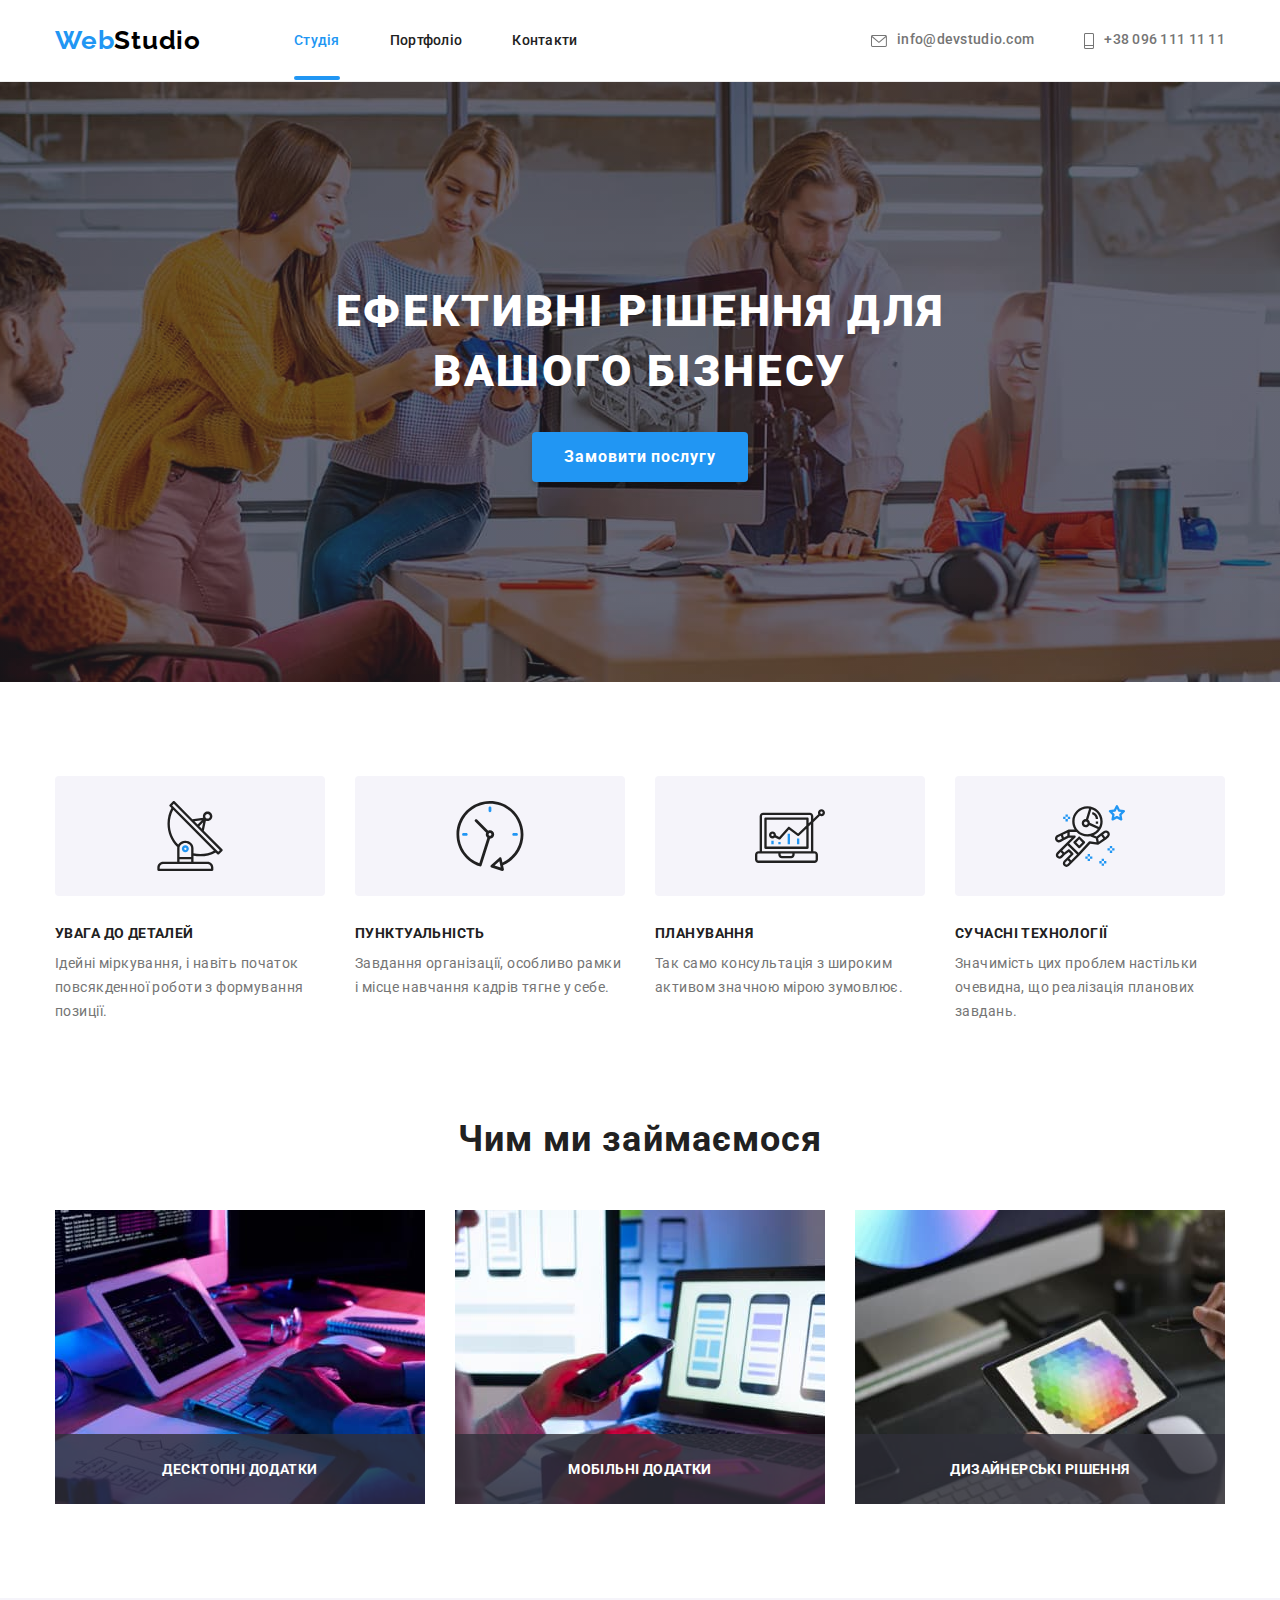
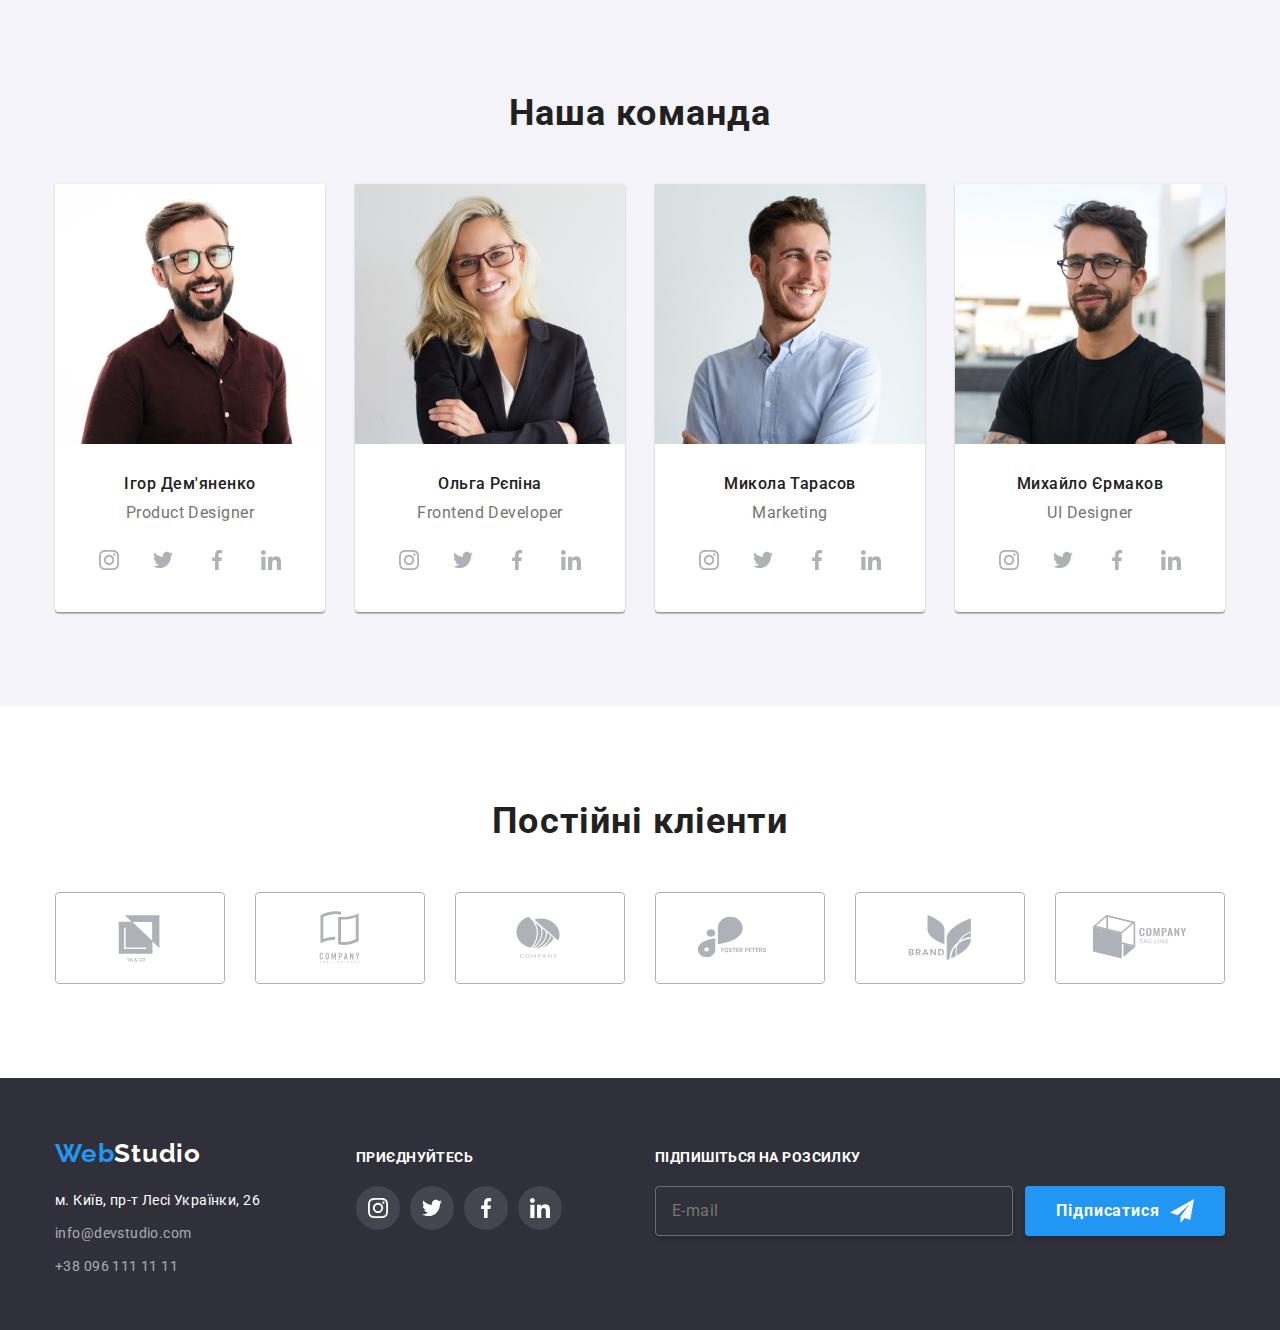
<file: index.html>
<!DOCTYPE html>
<html lang="uk">

<head>
    <meta charset="UTF-8" />
    <meta http-equiv="X-UA-Compatible" content="IE=edge" />
    <meta name="viewport" content="width=device-width, initial-scale=1.0" />
    <title>Студія</title>
    <link href="https://fonts.googleapis.com/css2?family=Raleway:wght@700&family=Roboto:wght@400;500;700;900&display=swap"
        rel="stylesheet">
    <link rel="stylesheet" href="https://cdnjs.cloudflare.com/ajax/libs/modern-normalize/1.0.0/modern-normalize.min.css"/>
    <link rel="stylesheet" href="./css/reset.css">
    <link rel="stylesheet" href="./css/main.min.css">
</head>

<body>
    <!-- шапка сайту -->
    <header class="header">
        <div class="container main-nav">
        <nav class="main-nav">
                <a class="logo" href="./index.html" lang="en"><span class="logo-accent">Web</span>Studio</a>
                <ul class="site-nav list">
                    <li class="item"><a class="link current" href="./index.html">Студія</a></li>
                    <li class="item"><a class="link" href="./portfolio.html">Портфоліо</a></li>
                    <li class="item"><a class="link" href="#">Контакти</a></li>
                </ul>
        </nav>
        <ul class="contact-nav list">
            <li class="item">
                <a class="link mail-header" href="mailto:info@devstudio.com">
                <svg class="icon-envelope" width="16" height="12"><use href="./images/sprite.svg#icon-envelope"></use></svg>info@devstudio.com</a>
            </li>
            <li class="item">
                <a class="link phone-header" href="tel:+380961111111"><svg class="icon-mobile" width="10" height="16"><use href="./images/sprite.svg#icon-mobile"></use></svg>+38 096 111 11 11</a>
            </li>
        </ul>
        </div>
    </header>

    <main>    
        <!-- перша секция - HERO -->
    <section class="hero overlay">
    <div class="container hero__container">
        <h1 class="hero__title">Ефективні рішення для вашого бізнесу</h1>
        <button type="button" class="btn hero__btn" data-modal-open>Замовити послугу</button>
    </div>
    </section>
        
        <!-- першаа секція - Особливості -->
        <section class="features">
        <div class="container">
            <h2 class="visually-hidden">Особливості</h2>
            <ul class="list features-list">
                <li class="features-item">
                    <div class="features-icon">
                        <svg width="70" height="70">
                        <use href="./images/sprite.svg#icon-antenna"></use>
                        </svg>
                    </div>
                    <h3 class="features-title">УВАГА ДО ДЕТАЛЕЙ</h3>
                    <p class="features-text">Ідейні міркування, і навіть початок повсякденної роботи з формування позиції.</p>
                </li>
                <li class="features-item">
                    <div class="features-icon">
                        <svg width="70" height="70">
                            <use href="./images/sprite.svg#icon-clock"></use>
                        </svg>
                    </div>
                    <h3 class="features-title">ПУНКТУАЛЬНІСТЬ</h3>
                    <p class="features-text">Завдання організації, особливо рамки і місце навчання кадрів тягне у себе.</p>
                </li>
                <li class="features-item">
                    <div class="features-icon">
                        <svg width="70" height="70">
                            <use href="./images/sprite.svg#icon-diagram"></use>
                        </svg>
                    </div>
                    <h3 class="features-title">ПЛАНУВАННЯ</h3>
                    <p class="features-text">Так само консультація з широким активом значною мірою зумовлює.</p>
                </li>
                <li class="features-item">
                    <div class="features-icon">
                        <svg width="70" height="70">
                            <use href="./images/sprite.svg#icon-astronaut"></use>
                        </svg>
                    </div>
                    <h3 class="features-title">СУЧАСНІ ТЕХНОЛОГІЇ</h3>
                    <p class="features-text">Значимість цих проблем настільки очевидна, що реалізація планових завдань.</p>
                </li>
            </ul>
        </div>
        </section>
       
        <!-- друга секція - Чим займаємося -->
        <section class="section">
        <div class="container">
        <h2 class="main-title">Чим ми займаємося</h2>
            <ul class="box-list">
                <li class="image thumb">
                    <img  src="./images/box_1.jpg" alt="Managment" width="370">
                    <p class="label-text">Десктопні додатки</p>
                </li>
                <li class="image thumb">
                    <img src="./images/box_2.jpg" alt="Frontend" width="370">
                    <p class="label-text">Мобільні додатки</p>
                </li>
                <li class="image thumb">
                    <img src="./images/box_3.jpg" alt="UI design" width="370">
                    <p class="label-text">Дизайнерські рішення</p>
                </li>
            </ul> 
        </div>
        </section>
        
        <!-- третя секція - Наша команда -->
        <section class="section stuff">
         <div class="container">
           <h2 class="main-title">Наша команда</h2>
            <ul class="stuff-list">
                <li class="stuff-item">
                    <img src="./images/Demyanenko.jpg" alt="Фото Ігоря Дем'яненко" width="270">
                    <div class="team-box">
                        <h3 class="stuff-name">Ігор Дем'яненко</h3>
                        <p class="stuff-position" lang="en">Product Designer</p> 
                        <ul class="social-link-list">
                            <li>
                                <a href="" aria-label="Instagram" class="social-link"><svg class="icon-social-link" width="20" height="20">
                                        <use href="./images/sprite.svg#icon-instagram"></use>
                                    </svg></a>
                            </li>
                            <li>
                                <a href="" aria-label="Twitter" class="social-link"><svg class="icon-social-link" width="20" height="20">
                                        <use href="./images/sprite.svg#icon-twitter"></use>
                                    </svg></a>
                            </li>
                            <li>
                                <a href="" aria-label="Facebook" class="social-link"><svg class="icon-social-link" width="20" height="20">
                                        <use href="./images/sprite.svg#icon-facebook"></use>
                                    </svg></a>
                            </li>
                            <li>
                                <a href="" aria-label="Linkedin" class="social-link"><svg class="icon-social-link" width="20" height="20">
                                        <use href="./images/sprite.svg#icon-linkedin"></use>
                                    </svg></a>
                            </li>
                        </ul>
                    </div>
                </li>
                <li class="stuff-item">
                    <img src="./images/Repina.jpg" alt="Фото Ольги Рєпіної" width="270">
                    <div class="team-box">
                        <h3 class="stuff-name">Ольга Рєпіна</h3>
                        <p class="stuff-position" lang="en">Frontend Developer</p>                        
                    <ul class="social-link-list">
                        <li>
                            <a href="" aria-label="Instagram" class="social-link"><svg class="icon-social-link" width="20" height="20">
                                    <use href="./images/sprite.svg#icon-instagram"></use>
                                </svg></a>
                        </li>
                        <li>
                            <a href="" aria-label="Twitter" class="social-link"><svg class="icon-social-link" width="20" height="20">
                                    <use href="./images/sprite.svg#icon-twitter"></use>
                                </svg></a>
                        </li>
                        <li>
                            <a href="" aria-label="Facebook" class="social-link"><svg class="icon-social-link" width="20" height="20">
                                    <use href="./images/sprite.svg#icon-facebook"></use>
                                </svg></a>
                        </li>
                        <li>
                            <a href="" aria-label="Linkedin" class="social-link"><svg class="icon-social-link" width="20" height="20">
                                    <use href="./images/sprite.svg#icon-linkedin"></use>
                                </svg></a>
                        </li>
                    </ul>
                </div>
                </li>
                <li class="stuff-item">
                    <img src="./images/Tarasov.jpg" alt="Фото Миколи Тарасова" width="270">
                    <div class="team-box">
                        <h3 class="stuff-name">Микола Тарасов</h3>
                        <p class="stuff-position" lang="en">Marketing</p>
                    <ul class="social-link-list">
                        <li>
                            <a href="" aria-label="Instagram" class="social-link"><svg class="icon-social-link" width="20" height="20">
                                    <use href="./images/sprite.svg#icon-instagram"></use>
                                </svg></a>
                        </li>
                        <li>
                            <a href="" aria-label="Twitter" class="social-link"><svg class="icon-social-link" width="20" height="20">
                                    <use href="./images/sprite.svg#icon-twitter"></use>
                                </svg></a>
                        </li>
                        <li>
                            <a href="" aria-label="Facebook" class="social-link"><svg class="icon-social-link" width="20" height="20">
                                    <use href="./images/sprite.svg#icon-facebook"></use>
                                </svg></a>
                        </li>
                        <li>
                            <a href="" aria-label="Linkedin" class="social-link"><svg class="icon-social-link" width="20" height="20">
                                    <use href="./images/sprite.svg#icon-linkedin"></use>
                                </svg></a>
                        </li>
                    </ul>
                    </div>
                </li>
                <li class="stuff-item">
                    <img src="./images/Ermakov.jpg" alt="фото Михайла Єрмакова" width="270">
                    <div class="team-box">
                        <h3 class="stuff-name">Михайло Єрмаков</h3>
                        <p class="stuff-position" lang="en">UI Designer</p>
                    <ul class="social-link-list">
                        <li class="social-link-items list">
                            <a href="" aria-label="Instagram" class="social-link"><svg class="icon-social-link" width="20" height="20">
                                    <use href="./images/sprite.svg#icon-instagram"></use>
                                </svg></a>
                        </li>
                        <li class="list">
                            <a href="" aria-label="Twitter" class="social-link"><svg class="icon-social-link" width="20" height="20">
                                    <use href="./images/sprite.svg#icon-twitter"></use>
                                </svg></a>
                        </li>
                        <li class="list">
                            <a href="" aria-label="Facebook" class="social-link"><svg class="icon-social-link" width="20" height="20">
                                    <use href="./images/sprite.svg#icon-facebook"></use>
                                </svg></a>
                        </li>
                        <li class="list">
                            <a href="" aria-label="Linkedin" class="social-link"><svg class="icon-social-link" width="20" height="20">
                                    <use href="./images/sprite.svg#icon-linkedin"></use>
                                </svg></a>
                        </li>
                    </ul>
                    </div>
                </li>
            </ul>
        </div>
        </section>
        <!-- четверта секція - Постійні кліенти -->
        <section class="section clients">
            <div class="container">
                <h2 class="main-title clients__main-title">Постійні кліенти</h2>
                <ul class="clients__clients-list">
                    <li>
                        <a href="" class="clients__clients-link"><svg class="clients__icon-client">
                            <use href="./images/sprite.svg#icon-client1"></use>
                        </svg></a>
                    </li>
                    <li>
                        <a href="" class="clients__clients-link"><svg class="clients__icon-client">
                            <use href="./images/sprite.svg#icon-client2"></use>
                        </svg></a>
                    </li>
                    <li>
                        <a href="" class="clients__clients-link"><svg class="clients__icon-client">
                            <use href="./images/sprite.svg#icon-client3"></use>
                        </svg></a>
                    </li>
                    <li>
                        <a href="" class="clients__clients-link"><svg class="clients__icon-client">
                            <use href="./images/sprite.svg#icon-client4"></use>
                        </svg></a>
                    </li>
                    <li>
                         <a href="" class="clients__clients-link"><svg class="clients__icon-client">
                            <use href="./images/sprite.svg#icon-client5"></use>
                        </svg></a>
                    </li>
                    <li>
                         <a href="" class="clients__clients-link"><svg class="clients__icon-client">
                            <use href="./images/sprite.svg#icon-client6"></use>
                        </svg></a>
                    </li>
                </ul>

            </div>
        </section>
    </main>
   
    <!-- підвал -->
<footer>
<div class="container">
        <div class="address-container">
        <a class="footer-logo" href="./index.html" lang="en"><span class="footer-accent">Web</span>Studio</a>
        <address class="footer-address">
            <ul>
                <li class="address"><a class="address-link" href="https://goo.gl/maps/dvsHGnvY2BBrPFE57" target="_blank" rel="noopener norefferer nofollw">м.
                        Київ, пр-т Лесі Українки, 26</a></li>
                <li class="address"><a class="mail-link" href="mailto:info@devstudio.com" lang="en">info@devstudio.com</a></li>
                <li class="address"><a class="phone-link" href="tel:+380961111111">+38 096 111 11 11</a></li>
            </ul>
        </address>
    </div>
    <div class="social-container">
        <p class="social-title">приєднуйтесь</p>
        <ul class="social-link-list">
            <li>
                <a href="" aria-label="Instagram" class="social-link"><svg class="icon-social-link" width="20" height="20">
                        <use href="./images/sprite.svg#icon-instagram"></use>
                    </svg></a>
            </li>
            <li>
                <a href="" aria-label="Twitter" class="social-link"><svg class="icon-social-link" width="20" height="20">
                        <use href="./images/sprite.svg#icon-twitter"></use>
                    </svg></a>
            </li>
            <li>
                <a href="" aria-label="Facebook" class="social-link"><svg class="icon-social-link" width="20" height="20">
                        <use href="./images/sprite.svg#icon-facebook"></use>
                    </svg></a>
            </li>
            <li>
                <a href="" aria-label="Linkedin" class="social-link"><svg class="icon-social-link" width="20" height="20">
                        <use href="./images/sprite.svg#icon-linkedin"></use>
                    </svg></a>
            </li>
        </ul>
    </div>
    <div class="send-container">
        <p class="send-title">Підпишіться на розсилку</p>
        <div class="send-box">
            <input type="email" class="send-box-input" name="send-email" placeholder="E-mail" />
            <button type="submit" class="btn send-btn">Підписатися<svg width="24" height="24">
                <use href="./images/icons.svg#icon-send"></use>
                    </svg></button>
        </div>
    </div>
</div>
</footer>
<div class="backdrop is-hidden" data-modal>
    <div class="modal">
        <button type="button" class="close-btn" data-modal-close><svg class="close-icon" width="18" height="18">
            <use href="./images/icons.svg#icon-close"></use>
        </svg></button>
                <p class="modal-title">Залиште свої дані, ми вам передзвонимо</p>
                <form class="modal-form">
                    <div class="modal-field">
                        <label for="user-name" class="modal-label">Ім'я</label>
                        <div class="input-wrap">
                            <input type="text" class="modal-input" name="user-name" id="user-name" />
                            <svg class="input-icon" width="18" height="18">
                                <use href="./images/icons.svg#icon-person"></use>
                            </svg>
                        </div>
                    </div>
                    <div class="modal-field">
                        <label for="user-phone" class="modal-label">Телефон</label>
                        <div class="input-wrap">
                            <input id="user-phone" type="tel" class="modal-input" name="user-phone"  />
                            <svg class="input-icon" width="18" height="18">
                                <use href="./images/icons.svg#icon-phone"></use>
                            </svg>
                        </div>
                    </div>
                    <div class="modal-field">
                        <label for="user-email" class="modal-label">Пошта</label>
                        <div class="input-wrap">
                            <input id="user-email" type="email" class="modal-input" name="user-email"  />
                            <svg class="input-icon" width="18" height="18">
                                <use href="./images/icons.svg#icon-email"></use>
                            </svg>
                        </div>
                    </div>
                    <div class="modal-field">
                        <label for="user-comment" class="modal-label">Коментар</label>
                        <textarea id="user-comment" name="user-comment"  class="modal-text" placeholder="Введіть текст"></textarea>
                    </div>
                    <div class="modal-field-check">
                        <input id="privacy" type="checkbox" class="input-check visually-hidden" name="privacy" value="true"  />
                        <label for="privacy" class="check-text">
                                <span><svg class="check-icon" width="16" height="15">
                                <use href="./images/icons.svg#icon-check"></use>
                                </svg></span>
                                Погоджуюся з розсилкою та приймаю<a href="#">Умови договору</a>       
                        </label>
                    </div>
                    <button type="submit" class="submit-btn btn">Відправити</button>
                </form>
                </div>
</div>
<script src="./js/modal.js"></script>
</body>
</html>
</file>
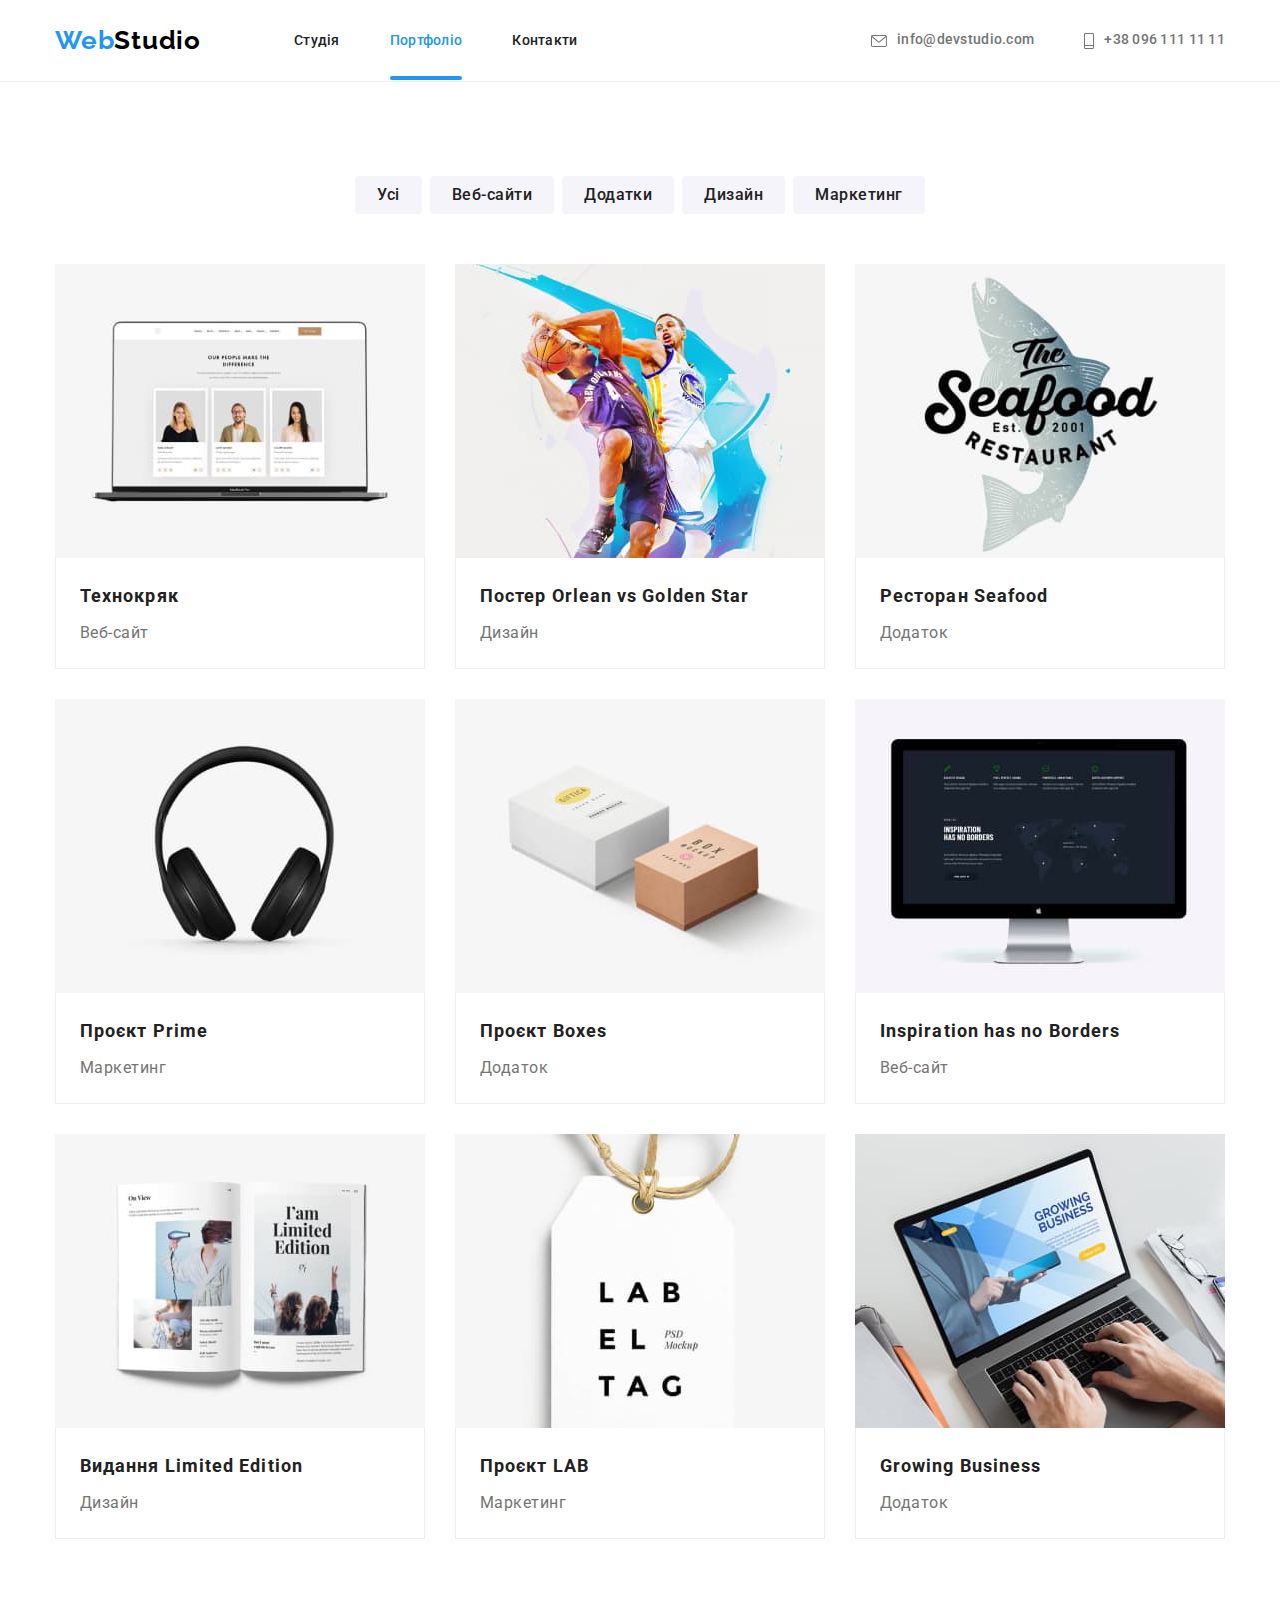
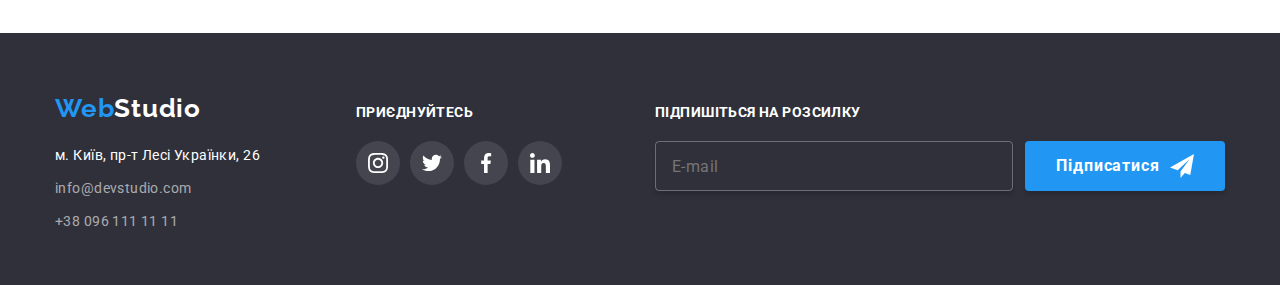
<file: portfolio.html>
<!DOCTYPE html>
<html lang="uk">
<head>
    <meta charset="UTF-8">
    <meta http-equiv="X-UA-Compatible" content="IE=edge">
    <meta name="viewport" content="width=device-width, initial-scale=1.0">
    <title>Портфоліо</title>
    <link href="https://fonts.googleapis.com/css2?family=Raleway:wght@700&family=Roboto:wght@400;500;700;900&display=swap"
        rel="stylesheet">
    <link rel="stylesheet" href="https://cdnjs.cloudflare.com/ajax/libs/modern-normalize/1.0.0/modern-normalize.min.css"/>
    <link rel="stylesheet" href="./css/reset.css">
    <link rel="stylesheet" href="./css/styles.css">
    <link rel="stylesheet" href="./css/main.min.css">
</head>
<body>
<!-- шапка сайту -->
    <header class="header">
        <div class="container main-nav">
            <nav class="main-nav">
                <a class="logo" href="./index.html" lang="en"><span class="logo-accent">Web</span>Studio</a>
                <ul class="site-nav list">
                    <li class="item"><a class="link" href="./index.html">Студія</a></li>
                    <li class="item"><a class="link current" href="./portfolio.html">Портфоліо</a></li>
                    <li class="item"><a class="link" href="#">Контакти</a></li>
                </ul>
            </nav>
            <ul class="contact-nav list">
                <li class="item">
                    <a class="link mail-header" href="mailto:info@devstudio.com">
                        <svg class="icon-envelope" width="16" height="12">
                            <use href="./images/sprite.svg#icon-envelope"></use>
                        </svg>info@devstudio.com</a>
                </li>
                <li class="item">
                    <a class="link phone-header" href="tel:+380961111111"><svg class="icon-mobile" width="10" height="16">
                            <use href="./images/sprite.svg#icon-mobile"></use>
                        </svg>+38 096 111 11 11</a>
                </li>
            </ul>
        </div>
    </header>

<main>
<!-- Секція портфоліо -->

    <!-- перша секция - кнопки - портфоліо-->
<section class="section portfolio">
<div class="container portfolio">
    <h1 class="portfolio__visually-hidden visually-hidden">Портфоліо</h1>
    <ul class="list portfolio__portfolio-list">
        <li class="filter-item"><button class="portfolio__portfolio-list-btn" type="button">Усі</button></li>
        <li class="filter-item"><button class="portfolio__portfolio-list-btn" type="button">Веб-сайти</button></li>
        <li class="filter-item"><button class="portfolio__portfolio-list-btn" type="button">Додатки</button></li>
        <li class="filter-item"><button class="portfolio__portfolio-list-btn" type="button">Дизайн</button></li>
        <li class="filter-item"><button class="portfolio__portfolio-list-btn" type="button">Маркетинг</button></li>
    </ul>
    <ul class="portfolio__card list">
        <li class="portfolio__card-poster">     
            <div class="portfolio__box-overlay">
                <img src="./images/technocryak.jpg" alt="Сайт Технокряк" width="370" height="294">
                <p class="portfolio__overlay-text">Ресурс пропонує комплексні пропозиції з різним рівнем функціоналу та сервісів. Все це дозволить відвідувачу jтримати вичерпні відомості про компанію чи приватну особу</p>
            </div>
            <div class="portfolio__poster-content">
                <h3 class="portfolio__poster-title">Технокряк</h3>
                <p class="portfolio__poster-descr">Веб-сайт</p>
            </div>
        </li>
        <li class="portfolio__card-poster">
            <div class="portfolio__box-overlay">
                <img src="./images/poster.jpg" alt="Дизайн Постер" width="370" height="294">
                <p class="portfolio__overlay-text">Ресурс пропонує комплексні пропозиції з різним рівнем функціоналу та сервісів. Все це дозволить відвідувачу отримати вичерпні відомості про компанію чи приватну особу</p>
            </div>
            <div class="portfolio__poster-content">
                <h3 class="portfolio__poster-title">Постер <span lang="en">Orlean vs Golden Star</span></h3>
                <p class="portfolio__poster-descr">Дизайн</p>
            </div>
        </li>
        <li class="portfolio__card-poster">
            <div class="portfolio__box-overlay">
                <img src="./images/seafood.jpg" alt="Додаток Ресторан" width="370" height="294">
                <p class="portfolio__overlay-text">Ресурс пропонує комплексні пропозиції з різним рівнем функціоналу та сервісів. Все це дозволить відвідувачу отримати вичерпні відомості про компанію чи приватну особу</p>
            </div>
            <div class="portfolio__poster-content">
                <h3 class="portfolio__poster-title">Ресторан <span lang="en">Seafood</span></h3>
                <p class="portfolio__poster-descr">Додаток</p>
            </div>
        </li>
        <li class="portfolio__card-poster">
            <div class="portfolio__box-overlay">
                <img src="./images/prime.jpg" alt="Проект Прайм" width="370" height="294">
                <p class="portfolio__overlay-text">Ресурс пропонує комплексні пропозиції з різним рівнем функціоналу та сервісів. Все це дозволить відвідувачу отримати вичерпні відомості про компанію чи приватну особу</p>
            </div>
            <div class="portfolio__poster-content">
                <h3 class="portfolio__poster-title">Проєкт <span lang="en">Prime</span></h3>
                <p class="portfolio__poster-descr">Маркетинг</p>
            </div>
        </li>
        <li class="portfolio__card-poster">
            <div class="portfolio__box-overlay">
                <img src="./images/boxes.jpg" alt="Додаток Коробки" width="370" height="294">
                <p class="portfolio__overlay-text">Ресурс пропонує комплексні пропозиції з різним рівнем функціоналу та сервісів. Все це дозволить відвідувачу отримати вичерпні відомості про компанію чи приватну особу</p>
            </div>
            <div class="portfolio__poster-content">
                <h3 class="portfolio__poster-title">Проєкт <span lang="en">Boxes</span></h3>
                <p class="portfolio__poster-descr">Додаток</p>
            </div>
        </li>
        <li class="portfolio__card-poster">
            <div class="portfolio__box-overlay">
                <img src="./images/inspiration.jpg" alt="Сайт Натхнення" width="370" height="294">
                <p class="portfolio__overlay-text">Ресурс пропонує комплексні пропозиції з різним рівнем функціоналу та сервісів. Все це дозволить відвідувачу отримати вичерпні відомості про компанію чи приватну особу</p>   
            </div>
            <div class="portfolio__poster-content">
                <h3 class="portfolio__poster-title" lang="en">Inspiration has no Borders</h3>
                <p class="portfolio__poster-descr">Веб-сайт</p>
            </div>
        </li>
        <li class="portfolio__card-poster">
            <div class="portfolio__box-overlay">
                <img src="./images/book.jpg" alt="Дизайн Видання" width="370" height="294">
                <p class="portfolio__overlay-text">Ресурс пропонує комплексні пропозиції з різним рівнем функціоналу та сервісів. Все це дозволить відвідувачу отримати вичерпні відомості про компанію чи приватну особу</p>   
            </div>
            <div class="portfolio__poster-content">
                <h3 class="portfolio__poster-title">Видання <span lang="en">Limited Edition</span></h3>
                <p class="portfolio__poster-descr">Дизайн</p>
            </div>
        </li>
        <li class="portfolio__card-poster">
            <div class="portfolio__box-overlay">
                <img src="./images/lab.jpg" alt="Проект Лаб" width="370" height="294">
                <p class="portfolio__overlay-text">Ресурс пропонує комплексні пропозиції з різним рівнем функціоналу та сервісів. Все це дозволить відвідувачу отримати вичерпні відомості про компанію чи приватну особу</p>   
            </div>
            <div class="portfolio__poster-content">
                <h3 class="portfolio__poster-title">Проєкт <span lang="en">LAB</span></h3>
                <p class="portfolio__poster-descr">Маркетинг</p>
            </div>
        </li>
        <li class="portfolio__card-poster">
            <div class="portfolio__box-overlay">
                <img src="./images/business.jpg" alt="Додаток Бізнес" width="370" height="294">
                <p class="portfolio__overlay-text">Ресурс пропонує комплексні пропозиції з різним рівнем функціоналу та сервісів. Все це дозволить відвідувачу отримати вичерпні відомості про компанію чи приватну особу</p>   
            </div>
            <div class="portfolio__poster-content">
                <h3 class="portfolio__poster-title" lang="en">Growing Business</h3>
                <p class="portfolio__poster-descr">Додаток</p>
            </div>
        </li>
    </ul>
</div>
</section>
</main>
<!-- підвал -->
<footer>
    <div class="container">
        <div class="address-container">
            <a class="footer-logo" href="./index.html" lang="en"><span class="footer-accent">Web</span>Studio</a>
            <address class="footer-address">
                <ul>
                    <li class="address"><a class="address-link" href="https://goo.gl/maps/dvsHGnvY2BBrPFE57"
                            target="_blank" rel="noopener norefferer nofollw">м.
                            Київ, пр-т Лесі Українки, 26</a></li>
                    <li class="address"><a class="mail-link" href="mailto:info@devstudio.com"
                            lang="en">info@devstudio.com</a></li>
                    <li class="address"><a class="phone-link" href="tel:+380961111111">+38 096 111 11 11</a></li>
                </ul>
            </address>
        </div>
        <div class="social-container">
            <p class="social-title">приєднуйтесь</p>
            <ul class="social-link-list">
                <li>
                    <a href="" aria-label="Instagram" class="social-link"><svg class="icon-social-link" width="20"
                            height="20">
                            <use href="./images/sprite.svg#icon-instagram"></use>
                        </svg></a>
                </li>
                <li>
                    <a href="" aria-label="Twitter" class="social-link"><svg class="icon-social-link" width="20"
                            height="20">
                            <use href="./images/sprite.svg#icon-twitter"></use>
                        </svg></a>
                </li>
                <li>
                    <a href="" aria-label="Facebook" class="social-link"><svg class="icon-social-link" width="20"
                            height="20">
                            <use href="./images/sprite.svg#icon-facebook"></use>
                        </svg></a>
                </li>
                <li>
                    <a href="" aria-label="Linkedin" class="social-link"><svg class="icon-social-link" width="20"
                            height="20">
                            <use href="./images/sprite.svg#icon-linkedin"></use>
                        </svg></a>
                    </li>
            </ul>
        </div>
        <div class="send-container">
            <p class="send-title">Підпишіться на розсилку</p>
            <div class="send-box">
                <input type="email" class="send-box-input" name="send-email" placeholder="E-mail" />
                <button type="submit" class="btn send-btn">Підписатися<svg width="24" height="24">
                        <use href="./images/icons.svg#icon-send"></use>
                    </svg></button>
            </div>
        </div>
    </div>
</footer>
</body>
</html>
</file>
<file: css/styles.css>
/* цвет текст абзацев #757575 */
/* основной background: #FFFFFF */
/* цвет текст заголовка H2 #212121 */
/* текст навигации по сайту
        основной #212121;
        ховер #2196F3 */
/* цвет лого
        основной #000000);
        акцент #2196F3 */
/* цвет контактов
        основной #757575;
        ховер #2196F3 */
/* цвет подложки HERO #2F303A */
/* цвет подложки кнопки blue  #2196F3;*/
/* цвет белый  #FFFFFF */
/* цвет адреса  #FFFFFF */
/* контакты в футере rgba(255, 255, 255, 0.6); */
/* background третьей секции: #F5F4FA */
/* Ovelay HERO!!!!!!!!! rgba(47, 48, 58, 0.4) */
/* Clients BGC #AFB1B8 */

/* Портфолио */
/* фильтр-кнопка:
    неактивная кнопка #F5F4FA;
    неактивная текст ##212121;
    активная №2196F3;
    активная текст #FFFFFF */
/* постер: 
     текст заголовка #212121; 
     текст параграфа #757575;
     */
/* основной стиль */


/* ----------------------Студія----------------------  */

/* Утилиты */

/* Стилізация шапки */

/* стиль логотипа */

/* стиль навигації по сайту */

/* Стилизация контактов в шапке */

/* } */
/* ---Icons--- */

/* Cтилізація секції HERO */

/* Cтилізація секції Особливості */

/*Стилізація секції Чим займаємося  */

/* Стилізація секції Наша команда */

/* Постійні кліенти */

/*------ Стилізація Footer ------*/

/* __________________Модальное окно_______________________ */

/* ---------------------Портфоліо-------------------------- */
/* Головна секція */

/* ---- Posters ---- */
</file>
<file: css/main.min.css>
*,*::before,*::after{box-sizing:border-box}p,h1,h2,h3,h4,h5,h6{margin:0}ul,ol{margin:0;padding-left:0;list-style:none}button{cursor:pointer;font-family:inherit}address{font-style:normal}a{text-decoration:none}img{display:block}:root{--basic-color: #757575;--basic-white: #FFF;--logo-color: #000;--accent-color: #2196F3;--header-link: #212121;--hero-background: #2F303A;--section-background: #F5F4FA;--footer-contacts: rgba(255, 255, 255, 0.6);--btn-hover: #188CE8;--hero-overlay: rgba(47, 48, 58, 0.4);--client-bgnc: #AFB1B8;--transition-func: 250ms cubic-bezier(0.4, 0, 0.2, 1)}.visually-hidden{position:absolute;width:1px;height:1px;margin:-1px;border:0;padding:0;white-space:nowrap;-webkit-clip-path:inset(100%);clip-path:inset(100%);clip:rect(0 0 0 0);overflow:hidden}.is-hidden{visibility:hidden;opacity:0;pointer-events:none}html{box-sizing:border-box}body{font-family:"Roboto",sans-serif;color:var(--basic-color);background-color:var(--basic-white)}.logo{display:block;padding-top:25px;padding-bottom:25px;margin-right:93px;font-family:"Raleway",sans-serif;font-weight:700;font-size:26px;line-height:1.2;letter-spacing:.03em;color:var(--logo-color);text-decoration:none}.logo-accent{color:var(--accent-color);text-decoration:none}.link{color:var(--header-link);text-decoration:none;font-weight:500;font-size:14px;line-height:1.1;letter-spacing:.02em}.main-nav{display:flex;align-items:center}.site-nav{display:flex}.site-nav .link{display:block;padding-top:32px;padding-bottom:32px;transition:color var(--transition-func),text-shadow var(--transition-func)}.site-nav .link:hover,.site-nav .link:focus,.site-nav .link:active{color:var(--accent-color);text-shadow:0px 4px 4px rgba(0,0,0,.25)}.site-nav .item{position:relative}.site-nav .item:not(:last-child){margin-right:50px}.current{color:var(--accent-color)}.current::after{content:"";position:absolute;left:0;bottom:0;height:4px;border-radius:2px;width:100%;background-color:var(--accent-color)}.contact-nav{display:flex;margin-left:auto}.contact-nav .item:not(:last-child){margin-right:50px}.contact-nav .item{align-items:center}.contact-nav .link{display:block;padding-top:32px;padding-bottom:32px;color:var(--basic-color);text-decoration:none;font-weight:500;font-size:14px;line-height:1.1;letter-spacing:.02em;transition:color var(--transition-func)}.contact-nav .link:hover,.contact-nav .link:focus{color:var(--accent-color)}.icon-envelope{fill:currentColor;margin-right:10px;vertical-align:middle}.icon-mobile{fill:currentColor;margin-right:10px;vertical-align:middle}.btn{color:var(--basic-white);background-color:var(--accent-color);font-weight:700;font-size:16px;line-height:1.88;letter-spacing:.06em;box-shadow:0px 4px 4px rgba(0,0,0,.15);border-style:none;border-radius:4px;transition:background-color var(--transition-func),box-shadow var(--transition-func)}.btn:hover,.btn:focus{background-color:var(--btn-hover);box-shadow:0px 4px 4px rgba(0,0,0,.25)}.section{padding-top:94px;padding-bottom:94px}.container{width:1200px;margin-left:auto;margin-right:auto;padding-left:15px;padding-right:15px}.overlay{max-width:1600px;height:600px;margin-left:auto;margin-right:auto;background-color:#757575;background-image:linear-gradient(to right, var(--hero-overlay), var(--hero-overlay)),url("../images/hero-image.jpg");background-repeat:no-repeat;background-position:center;background-size:cover}.main-title{margin-bottom:50px;font-size:36px;font-weight:700;line-height:1.17;letter-spacing:.03em;text-align:center;color:var(--header-link)}.list{display:flex;justify-content:center}.social-link{width:44px;height:44px;display:inline-flex;align-items:center;justify-content:center;border:none;border-radius:50%;color:#afb1b8;background-color:rgba(0,0,0,0);transition:color var(--transition-func),background-color var(--transition-func)}.social-link:hover,.social-link:focus{background-color:var(--accent-color);color:#fff}.icon-social-link{fill:currentColor;transition:fill var(--transition-func)}.icon-social-link:hover,.icon-social-link:focus{fill:currentColor}.header{border-bottom:1px solid #ececec}.hero{padding-top:200px;padding-bottom:200px;background-color:var(--hero-background);text-align:center}.hero__container{width:696px}.hero__title{margin-bottom:30px;color:var(--basic-white);font-weight:900;font-size:44px;line-height:1.36;letter-spacing:.06em;text-transform:uppercase}.hero__btn{padding:10px 32px}.features{padding-top:94px;padding-bottom:0}.features-list{display:flex;gap:30px}.features-item{flex-basis:calc((100% - 90px)/4)}.features-icon{width:270px;height:120px;display:flex;justify-content:center;align-items:center;margin-bottom:30px;background-color:#f5f4fa;border-radius:4px}.features-title{margin-bottom:10px;color:var(--header-link);font-weight:700;font-size:14px;line-height:1.14;letter-spacing:.03em;text-transform:uppercase}.features-text{margin-bottom:0;font-size:14px;line-height:1.7;letter-spacing:.03em}.box-list{display:flex;justify-content:center;font-size:0;gap:30px;margin:0 auto}.image.thumb{position:relative;overflow:hidden}.label-text{font-family:"Roboto";font-weight:700;font-size:14px;line-height:16px;text-align:center;align-items:center;letter-spacing:.03em;text-transform:uppercase;color:var(--basic-white);background-color:rgba(47,48,58,.8);width:100%;height:70px;position:absolute;bottom:0;right:0;margin:0;padding-top:27px;padding-bottom:27px}.section.stuff{background-color:var(--section-background)}.stuff-list{display:flex;justify-content:center}.stuff-item{font-size:0;background:var(--basic-white);box-shadow:0px 1px 3px rgba(0,0,0,.12),0px 1px 1px rgba(0,0,0,.14),0px 2px 1px rgba(0,0,0,.2);border-radius:0px 0px 4px 4px}.stuff-item:not(:last-child){margin-right:30px}.stuff-name{margin-bottom:10px;color:var(--header-link);font-weight:500;font-size:16px;line-height:1.19;letter-spacing:.03em;text-align:center}.stuff-position{margin:0;color:var(--basic-color);font-size:16px;line-height:1.19;letter-spacing:.03em;text-align:center;margin-bottom:16px}.team-box{padding:30px 32px}.social-link-list{display:flex;gap:10px}.clients__clients-list{display:flex;gap:30px}.clients__clients-link{display:flex;width:170px;height:92px;color:#afb1b8;border:1px solid #afb1b8;border-radius:4px;display:flex;justify-content:center;align-items:center;transition:color var(--transition-func),border-color var(--transition-func)}.clients__clients-link:hover,.clients__clients-link:focus{color:var(--accent-color);border-color:var(--accent-color)}.clients__icon-client{width:106px;height:60px;fill:currentColor}.clients__icon-client:hover,.clients__icon-client:focus{fill:currentColor}footer{height:252px;margin:0 auto;background-color:var(--hero-background);padding-top:60px;padding-bottom:60px}footer .container{display:flex;align-items:baseline}.address-container{margin-right:70px;width:231px;height:132px}.footer-logo,.footer-accent{font-family:"Raleway";font-weight:700;font-size:26px;line-height:31px;letter-spacing:.03em;text-decoration:none}.footer-logo{color:var(--basic-white)}.footer-accent{color:var(--accent-color)}.footer-address{font-style:normal;margin-top:20px}.address:not(:last-child){margin-bottom:9px}.address-link{text-decoration:none;font-weight:400;font-size:14px;line-height:1.71;letter-spacing:.03em;color:var(--basic-white);transition:color var(--transition-func),text-shadow var(--transition-func)}.address-link:hover,.address-link:focus{color:var(--accent-color);text-shadow:0px 4px 4px rgba(0,0,0,.25)}.mail-link{text-decoration:none;font-weight:400;font-size:14px;line-height:1.71;letter-spacing:.03em;transition:color var(--transition-func),text-shadow var(--transition-func)}.mail-link:hover,.mail-link:focus{color:var(--accent-color);text-shadow:0px 4px 4px rgba(0,0,0,.25)}.phone-link{text-decoration:none;font-weight:400;font-size:14px;line-height:1.71;letter-spacing:.03em;transition:color var(--transition-func),text-shadow var(--transition-func)}.phone-link:hover,.phone-link:focus{color:var(--accent-color);text-shadow:0px 4px 4px rgba(0,0,0,.25)}.mail-link,.phone-link{color:var(--footer-contacts)}.social-container{margin-right:93px;width:206px;padding:0}.social-title,.send-title{text-transform:uppercase;font-family:"Roboto";font-style:normal;font-weight:700;font-size:14px;line-height:1.14;letter-spacing:.03em;text-transform:uppercase;color:#fff;margin-bottom:20px}.social-link{background-color:rgba(255,255,255,.1)}footer .icon-social-link{color:#fff}.send-container{max-width:570px;padding:0}.send-box{padding:0;margin:0;display:flex;align-items:center;justify-content:center;gap:12px}.send-box-input{width:358px;height:50px;font-style:normal;font-weight:400;font-size:16px;line-height:1.25;display:flex;align-items:center;letter-spacing:.03em;background-color:rgba(0,0,0,0);border:1px solid rgba(255,255,255,.3);box-shadow:0px 4px 4px rgba(0,0,0,.15);border-radius:4px;padding-left:16px}.send-box-input:focus{color:#757575}.send-btn{width:200px;height:50px;display:flex;align-items:center;justify-content:center;gap:10px}backdrop{position:fixed;top:0;width:100%;height:100%;background-color:rgba(0,0,0,.2);border:1px solid rgba(0,0,0,.1019607843);box-shadow:0px 1px 3px rgba(0,0,0,.12),0px 1px 1px rgba(0,0,0,.14),0px 2px 1px rgba(0,0,0,.2);border-radius:4px;transition:opacity 300ms linear,visibility 300ms linear}.modal{width:528px;min-height:581px;background-color:#fff;border-radius:4px;box-shadow:0px 1px 3px rgba(0,0,0,.12),0px 1px 1px rgba(0,0,0,.14),0px 2px 1px rgba(0,0,0,.2);position:absolute;top:50%;left:50%;transform:translate(-50%, -50%) scaleY(1);transition:transform 500ms cubic-bezier(0.4, 0, 0.2, 1);padding:40px}.backdrop.is-hidden .modal{transform:translate(-50%, 0%) scale(0)}.close-btn{position:absolute;right:8px;top:8px;width:30px;height:30px;border:1px solid rgba(0,0,0,.1);border-radius:50%;background-color:rgba(0,0,0,0);color:#000;display:flex;align-items:center;justify-content:center}.close-btn:hover,.close-btn:focus{fill:var(--accent-color)}.modal-title{font-weight:700;color:#212121;font-size:20px;line-height:1.15;text-align:center;color:var(--header-link);margin-bottom:12px}.modal-field{margin-bottom:10px}.modal-label{font-size:12px;line-height:1.16;letter-spacing:.01em;margin-bottom:4px;color:var(--basic-color)}.modal-input{width:100%;height:40px;outline:rgba(0,0,0,0);font-size:14px;padding-left:32px;border:1px solid rgba(33,33,33,.2);border-radius:4px}.modal-input:focus{border-color:var(--accent-color)}.modal-input:focus+.input-icon{fill:var(--accent-color)}.input-wrap{position:relative}.input-icon{position:absolute;left:12px;top:50%;transform:translateY(-50%)}.modal-text{width:100%;height:120px;font-size:12px;line-height:1.16;letter-spacing:.01em;border:1px solid rgba(33,33,33,.2);border-radius:4px;outline:rgba(0,0,0,0);color:rgba(117,117,117,.5);padding:12px 16px;resize:none;color:rgba(117,117,117,.5)}.modal-field-check{margin:0;padding:0;width:428px}.check-text{font-size:14px;line-height:1.71;color:var(--basic-color);display:flex;align-items:center;justify-content:center;margin:0;padding:0;margin-bottom:30px}.check-text span{width:16px;height:15px;border:2px solid #303030;border-radius:3px;margin-right:7px;fill:rgba(0,0,0,0);display:flex}.check-text a{font-size:inherit;line-height:1.71;text-decoration:underline;text-underline-position:under;color:var(--accent-color);margin-left:9px}.input-check:checked+.check-text span{background-color:var(--accent-color);border:rgba(0,0,0,0);fill:#fff}.input-check:focus+.check-text span{border-color:var(--accent-color)}.submit-btn{width:200px;height:50px;display:flex;align-items:center;justify-content:center;margin:0 auto;cursor:pointer}.portfolio__portfolio-list{margin-bottom:50px;gap:8px}.portfolio__portfolio-list-btn{padding:6px 22px;color:var(--header-link);background-color:var(--section-background);font-family:inherit;font-weight:500;font-size:16px;line-height:1.62;letter-spacing:.03em;border:1px solid rgba(0,0,0,0);border-style:none;border-radius:4px;cursor:pointer;transition:color var(--transition-func),background-color var(--transition-func),box-shadow var(--transition-func)}.portfolio__portfolio-list-btn:focus,.portfolio__portfolio-list-btn:hover,.portfolio__portfolio-list-btn:active{color:var(--basic-white);background-color:var(--accent-color);box-shadow:0px 4px 4px rgba(0,0,0,.25)}.portfolio__card.list{display:flex;flex-wrap:wrap;gap:30px}.portfolio__card-poster{width:370px;transition:box-shadow var(--transition-func)}.portfolio__card-poster:hover,.portfolio__card-poster:focus{box-shadow:0px 4px 4px rgba(0,0,0,.25)}.portfolio__card-poster:hover .portfolio__overlay-text{transform:translateY(0)}.portfolio__card-poster img{display:block;width:100%;height:auto}.portfolio__poster-content{margin:0;padding:20px 24px;border-left:1px solid #eee;border-right:1px solid #eee;border-bottom:1px solid #eee}.portfolio__poster-title{margin-bottom:4px;color:var(--header-link);font-weight:700;font-size:18px;line-height:2;letter-spacing:.06em}.portfolio__poster-descr{margin:0;color:var(--basic-color);font-size:16px;line-height:1.88;letter-spacing:.03em}.portfolio__box-overlay{position:relative;overflow:hidden}.portfolio__overlay-text{font-size:18px;line-height:1.56;letter-spacing:.03em;color:var(--basic-white);background-color:rgba(33,150,243,.9);padding:63px 24px;margin:0;height:100%;position:absolute;top:0;transform:translateY(100%);transition:transform 300ms ease}/*# sourceMappingURL=main.min.css.map */
</file>
